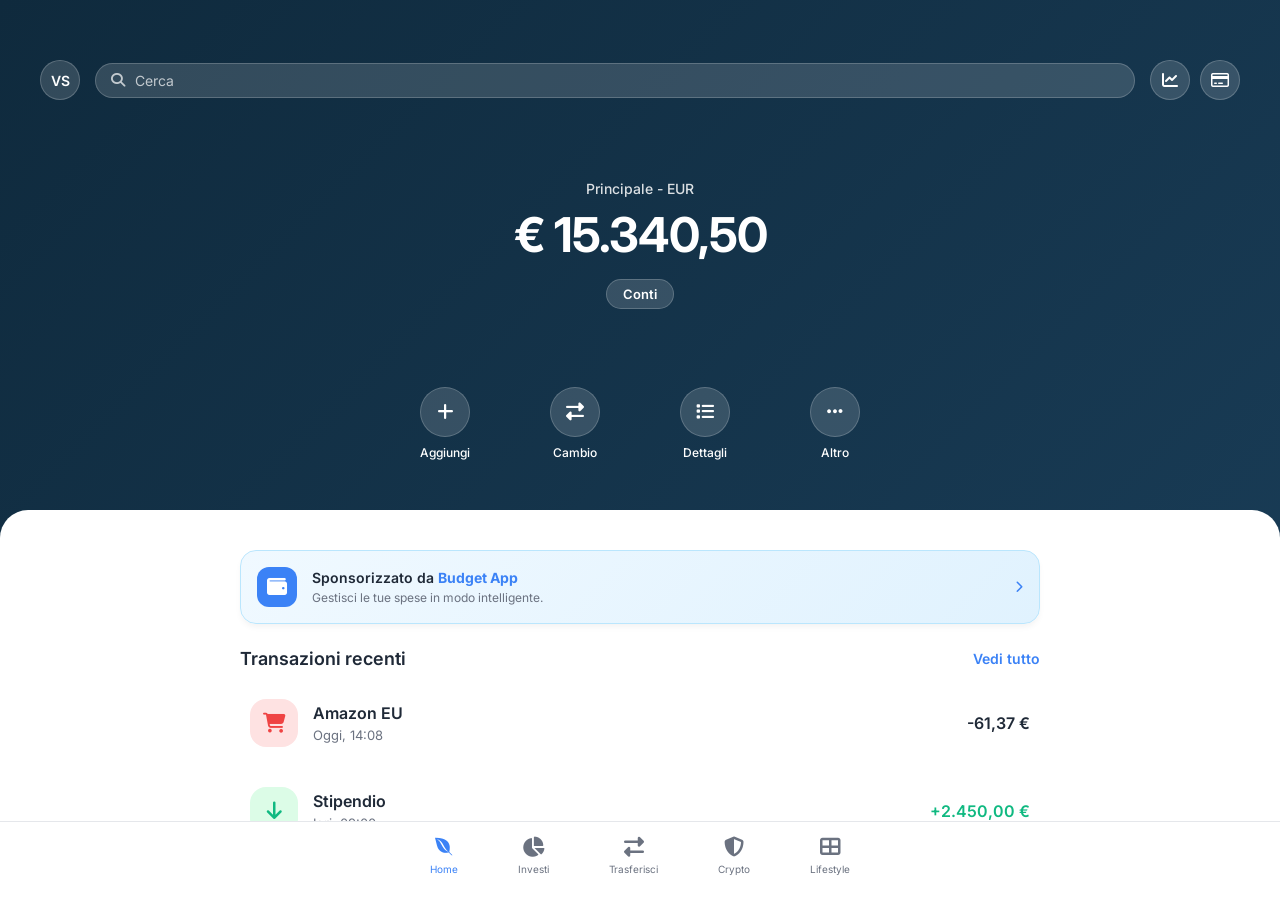
<file: index.html>
<!DOCTYPE html>
<html lang="it">

<head>
    <meta charset="UTF-8">
    <meta name="viewport" content="width=device-width, initial-scale=1.0">
    <title>Banca Hubitat</title>
    <link rel="stylesheet" href="index.css">
    <link href="https://fonts.googleapis.com/css2?family=Inter:wght@400;500;600;700&display=swap" rel="stylesheet">
    <link rel="stylesheet" href="https://cdnjs.cloudflare.com/ajax/libs/font-awesome/6.4.0/css/all.min.css">
    <link rel="manifest" href="manifest.json">
</head>

<body>
    <div class="app-container">
        <!-- Side Menu for Card -->
        <div class="side-menu" id="sideMenu">
            <div class="side-menu-header">
                <button class="close-btn" id="closeMenuBtn"><i class="fas fa-arrow-left"></i></button>
                <h2>La tua carta</h2>
            </div>
            <div class="card-container">
                <div class="credit-card">
                    <div class="card-bg"></div>
                    <div class="card-content">
                        <div class="card-logo">Banca Hubitat</div>
                        <div class="card-chip"><i class="fas fa-microchip"></i></div>
                        <div class="card-number">**** **** **** 1287</div>
                        <div class="card-footer">
                            <div class="card-holder">Vito</div>
                            <div class="card-circuit"><i class="fab fa-cc-mastercard"></i></div>
                        </div>
                    </div>
                </div>
            </div>
            <div class="card-actions">
                <div class="action-item" onclick="alert('Mostra dettagli carta')">
                    <div class="action-icon"><i class="fas fa-eye"></i></div>
                    <span>Mostra dettagli</span>
                </div>
                <div class="action-item" onclick="alert('Carta bloccata/sbloccata')">
                    <div class="action-icon"><i class="fas fa-snowflake"></i></div>
                    <span>Blocca</span>
                </div>
                <div class="action-item" onclick="alert('Impostazioni carta')">
                    <div class="action-icon"><i class="fas fa-cog"></i></div>
                    <span>Impostazioni</span>
                </div>
            </div>
            <div class="wallet-btn-container">
                <button class="add-wallet-btn" id="installBtn"><i class="fas fa-download"></i> Scarica App</button>
            </div>
            <div class="wallet-btn-container" style="margin-top: 10px;">
                <button class="add-wallet-btn" style="background: #111;"><i class="fab fa-apple"></i> Aggiungi a
                    Wallet</button>
            </div>
        </div>

        <!-- Main Content -->
        <div class="main-content" id="mainContent">
            <!-- Header -->
            <header class="app-header">
                <div class="account-toggle" id="accountToggle">
                    <div class="profile-icon">VS</div>
                    <div class="account-dropdown" id="accountDropdown">
                        <div class="dropdown-header">I tuoi account</div>
                        <div class="account-item active">
                            <div class="account-avatar">VS</div>
                            <div class="account-info">
                                <span class="account-name">Vito Sisto</span>
                                <span class="account-status">Principale</span>
                            </div>
                            <i class="fas fa-check"></i>
                        </div>
                        <div class="dropdown-divider"></div>
                        <div class="add-account-item" id="addAccountBtn">
                            <div class="add-icon"><i class="fas fa-plus"></i></div>
                            <span>Aggiungi account</span>
                        </div>
                    </div>
                </div>
                <div class="search-bar">
                    <i class="fas fa-search"></i>
                    <input type="text" placeholder="Cerca">
                </div>
                <div class="header-icons">
                    <button class="icon-btn"><i class="fas fa-chart-line"></i></button>
                    <button class="icon-btn" id="openMenuBtn"><i class="far fa-credit-card"></i></button>
                </div>
            </header>

            <!-- Balance Section -->
            <section class="balance-section">
                <p class="balance-label">Principale - EUR</p>
                <h1 class="balance-amount">€ 15.340,50</h1>
                <button class="accounts-btn">Conti</button>
            </section>

            <!-- Action Buttons -->
            <section class="quick-actions">
                <div class="action-btn-group">
                    <button class="circle-btn"><i class="fas fa-plus"></i></button>
                    <span>Aggiungi</span>
                </div>
                <div class="action-btn-group">
                    <button class="circle-btn"><i class="fas fa-exchange-alt"></i></button>
                    <span>Cambio</span>
                </div>
                <div class="action-btn-group">
                    <button class="circle-btn"><i class="fas fa-list"></i></button>
                    <span>Dettagli</span>
                </div>
                <div class="action-btn-group">
                    <button class="circle-btn"><i class="fas fa-ellipsis-h"></i></button>
                    <span>Altro</span>
                </div>
            </section>

            <!-- White Sheet Bottom -->
            <div class="bottom-sheet">
                <!-- Sponsor Banner -->
                <div class="sponsor-banner" id="sponsorBanner">
                    <div class="sponsor-icon" style="background: var(--primary-blue);"><i class="fas fa-wallet"></i></div>
                    <div class="sponsor-text">
                        <h4>Sponsorizzato da <span class="highlight">Budget App</span></h4>
                        <p>Gestisci le tue spese in modo intelligente.</p>
                    </div>
                    <i class="fas fa-chevron-right chevron"></i>
                </div>

                <!-- Transactions -->
                <div class="transactions-list">
                    <div class="transactions-header">
                        <h3>Transazioni recenti</h3>
                        <a href="#">Vedi tutto</a>
                    </div>

                    <div class="transaction-item">
                        <div class="tx-icon expense"><i class="fas fa-shopping-cart"></i></div>
                        <div class="tx-details">
                            <h4>Amazon EU</h4>
                            <p>Oggi, 14:08</p>
                        </div>
                        <div class="tx-amount negative">-61,37 €</div>
                    </div>

                    <div class="transaction-item">
                        <div class="tx-icon income"><i class="fas fa-arrow-down"></i></div>
                        <div class="tx-details">
                            <h4>Stipendio</h4>
                            <p>Ieri, 09:00</p>
                        </div>
                        <div class="tx-amount positive">+2.450,00 €</div>
                    </div>

                    <div class="transaction-item">
                        <div class="tx-icon expense"><i class="fas fa-shopping-bag"></i></div>
                        <div class="tx-details">
                            <h4>AliExpress</h4>
                            <p>24 Feb, 12:44</p>
                        </div>
                        <div class="tx-amount negative">-81,03 €</div>
                    </div>

                    <div class="transaction-item">
                        <div class="tx-icon expense"><i class="fas fa-utensils"></i></div>
                        <div class="tx-details">
                            <h4>Ristorante Natura</h4>
                            <p>19 Feb, 21:30</p>
                        </div>
                        <div class="tx-amount negative">-51,11 €</div>
                    </div>
                </div>
            </div>

            <!-- Bottom Navigation -->
            <nav class="bottom-nav">
                <div class="nav-item active">
                    <i class="fab fa-envira"></i>
                    <span>Home</span>
                </div>
                <div class="nav-item">
                    <i class="fas fa-chart-pie"></i>
                    <span>Investi</span>
                </div>
                <div class="nav-item">
                    <i class="fas fa-exchange-alt"></i>
                    <span>Trasferisci</span>
                </div>
                <div class="nav-item">
                    <i class="fas fa-shield-alt"></i>
                    <span>Crypto</span>
                </div>
                <div class="nav-item">
                    <i class="fas fa-th-large"></i>
                    <span>Lifestyle</span>
                </div>
            </nav>
        </div>
    </div>
    <script src="script.js"></script>
</body>

</html>
</file>
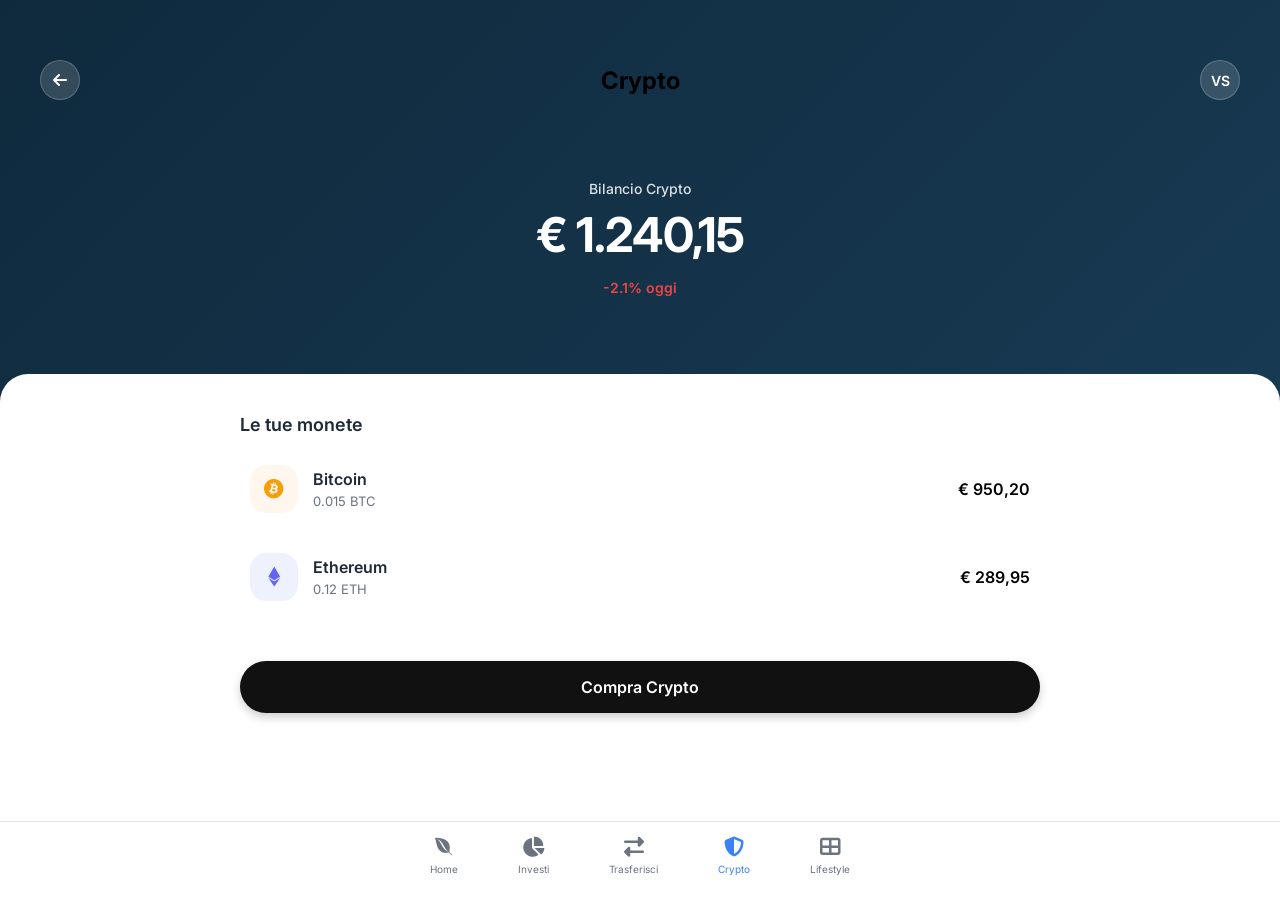
<file: crypto.html>
<!DOCTYPE html>
<html lang="it">
<head>
    <meta charset="UTF-8">
    <meta name="viewport" content="width=device-width, initial-scale=1.0">
    <title>Crypto - Banca Hubitat</title>
    <link rel="stylesheet" href="index.css">
    <link href="https://fonts.googleapis.com/css2?family=Inter:wght@400;500;600;700&display=swap" rel="stylesheet">
    <link rel="stylesheet" href="https://cdnjs.cloudflare.com/ajax/libs/font-awesome/6.4.0/css/all.min.css">
    <link rel="manifest" href="manifest.json">
</head>
<body>
    <div class="app-container">
        <div class="main-content">
            <header class="app-header">
                <button class="icon-btn" onclick="window.location.href='index.html'"><i class="fas fa-arrow-left"></i></button>
                <h2>Crypto</h2>
                <div class="profile-icon">VS</div>
            </header>

            <section class="balance-section">
                <p class="balance-label">Bilancio Crypto</p>
                <h1 class="balance-amount">€ 1.240,15</h1>
                <div style="color: #EF4444; font-size: 14px; font-weight: 600;">-2.1% oggi</div>
            </section>

            <div class="bottom-sheet">
                <div class="transactions-header">
                    <h3>Le tue monete</h3>
                </div>
                
                <div class="transaction-item">
                    <div class="tx-icon" style="background: #fff7ed; color: #f59e0b;"><i class="fab fa-bitcoin"></i></div>
                    <div class="tx-details">
                        <h4>Bitcoin</h4>
                        <p>0.015 BTC</p>
                    </div>
                    <div class="tx-amount">€ 950,20</div>
                </div>

                <div class="transaction-item">
                    <div class="tx-icon" style="background: #eef2ff; color: #6366f1;"><i class="fab fa-ethereum"></i></div>
                    <div class="tx-details">
                        <h4>Ethereum</h4>
                        <p>0.12 ETH</p>
                    </div>
                    <div class="tx-amount">€ 289,95</div>
                </div>

                <div style="margin-top: 30px; text-align: center;">
                    <button class="add-wallet-btn" style="background: #111;">Compra Crypto</button>
                </div>
            </div>

            <nav class="bottom-nav">
                <div class="nav-item" onclick="window.location.href='index.html'">
                    <i class="fab fa-envira"></i>
                    <span>Home</span>
                </div>
                <div class="nav-item" onclick="window.location.href='investi.html'">
                    <i class="fas fa-chart-pie"></i>
                    <span>Investi</span>
                </div>
                <div class="nav-item" onclick="window.location.href='trasferisci.html'">
                    <i class="fas fa-exchange-alt"></i>
                    <span>Trasferisci</span>
                </div>
                <div class="nav-item active">
                    <i class="fas fa-shield-alt"></i>
                    <span>Crypto</span>
                </div>
                <div class="nav-item" onclick="window.location.href='lifestyle.html'">
                    <i class="fas fa-th-large"></i>
                    <span>Lifestyle</span>
                </div>
            </nav>
        </div>
    </div>
</body>
</html>
</file>
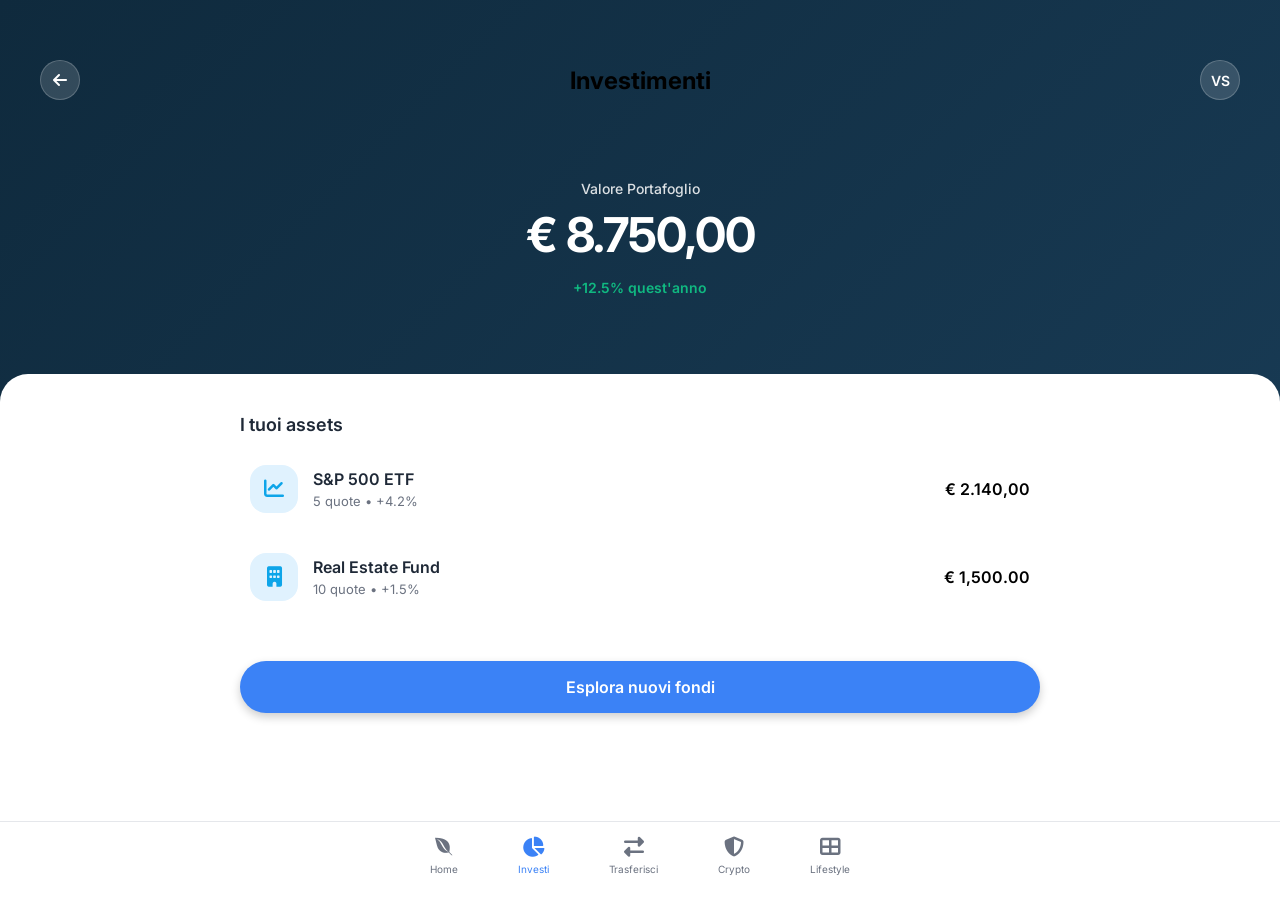
<file: investi.html>
<!DOCTYPE html>
<html lang="it">
<head>
    <meta charset="UTF-8">
    <meta name="viewport" content="width=device-width, initial-scale=1.0">
    <title>Investimenti - Banca Hubitat</title>
    <link rel="stylesheet" href="index.css">
    <link href="https://fonts.googleapis.com/css2?family=Inter:wght@400;500;600;700&display=swap" rel="stylesheet">
    <link rel="stylesheet" href="https://cdnjs.cloudflare.com/ajax/libs/font-awesome/6.4.0/css/all.min.css">
    <link rel="manifest" href="manifest.json">
</head>
<body>
    <div class="app-container">
        <div class="main-content">
            <header class="app-header">
                <button class="icon-btn" onclick="window.location.href='index.html'"><i class="fas fa-arrow-left"></i></button>
                <h2>Investimenti</h2>
                <div class="profile-icon">VS</div>
            </header>

            <section class="balance-section">
                <p class="balance-label">Valore Portafoglio</p>
                <h1 class="balance-amount">€ 8.750,00</h1>
                <div style="color: #10B981; font-size: 14px; font-weight: 600;">+12.5% quest'anno</div>
            </section>

            <div class="bottom-sheet">
                <div class="transactions-header">
                    <h3>I tuoi assets</h3>
                </div>
                
                <div class="transaction-item">
                    <div class="tx-icon income" style="background: #e0f2fe; color: #0EA5E9;"><i class="fas fa-chart-line"></i></div>
                    <div class="tx-details">
                        <h4>S&P 500 ETF</h4>
                        <p>5 quote • +4.2%</p>
                    </div>
                    <div class="tx-amount">€ 2.140,00</div>
                </div>

                <div class="transaction-item">
                    <div class="tx-icon income" style="background: #e0f2fe; color: #0EA5E9;"><i class="fas fa-building"></i></div>
                    <div class="tx-details">
                        <h4>Real Estate Fund</h4>
                        <p>10 quote • +1.5%</p>
                    </div>
                    <div class="tx-amount">€ 1,500.00</div>
                </div>

                <div style="margin-top: 30px; text-align: center;">
                    <button class="add-wallet-btn" style="background: var(--primary-blue);">Esplora nuovi fondi</button>
                </div>
            </div>

            <nav class="bottom-nav">
                <div class="nav-item" onclick="window.location.href='index.html'">
                    <i class="fab fa-envira"></i>
                    <span>Home</span>
                </div>
                <div class="nav-item active">
                    <i class="fas fa-chart-pie"></i>
                    <span>Investi</span>
                </div>
                <div class="nav-item" onclick="window.location.href='trasferisci.html'">
                    <i class="fas fa-exchange-alt"></i>
                    <span>Trasferisci</span>
                </div>
                <div class="nav-item" onclick="window.location.href='crypto.html'">
                    <i class="fas fa-shield-alt"></i>
                    <span>Crypto</span>
                </div>
                <div class="nav-item" onclick="window.location.href='lifestyle.html'">
                    <i class="fas fa-th-large"></i>
                    <span>Lifestyle</span>
                </div>
            </nav>
        </div>
    </div>
</body>
</html>
</file>
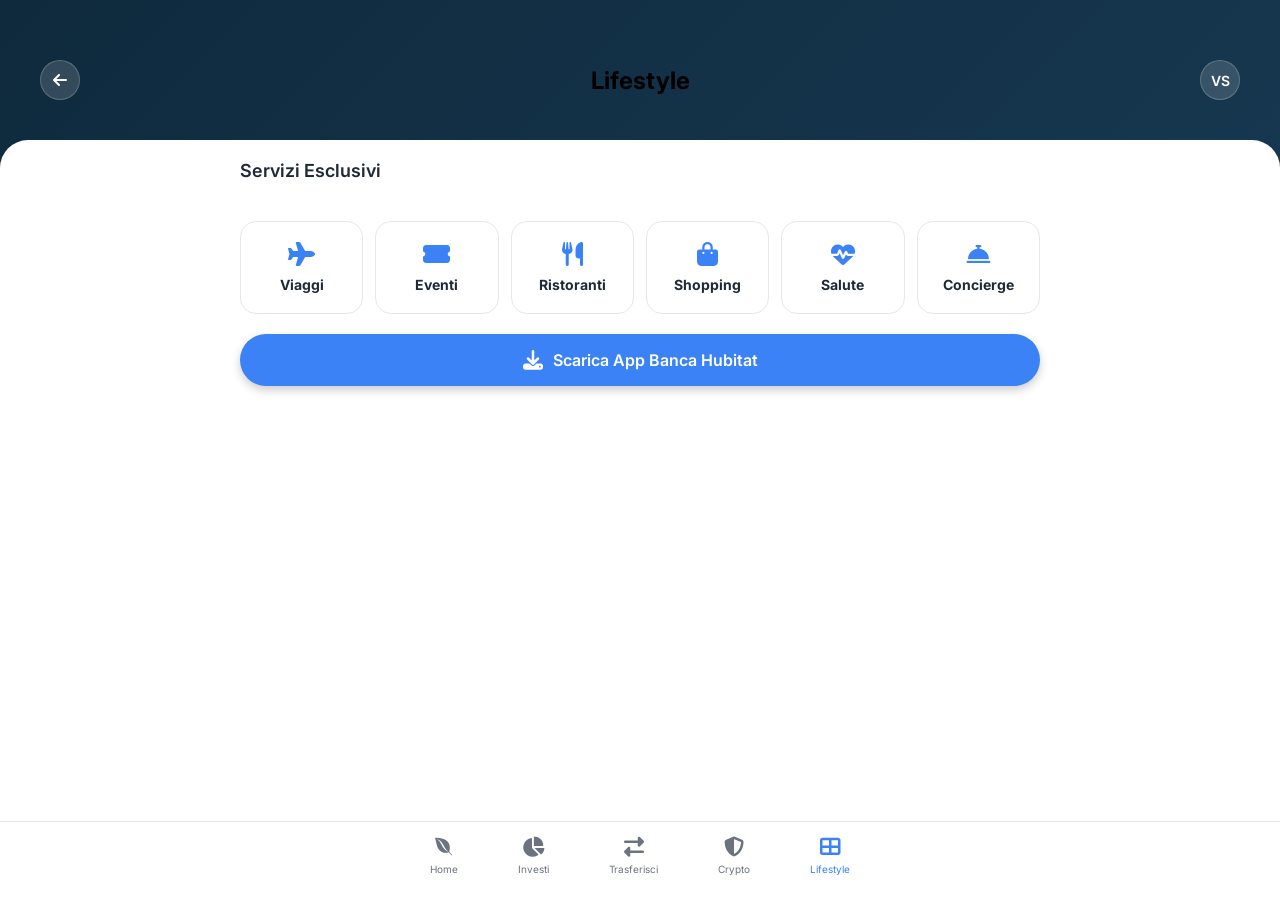
<file: lifestyle.html>
<!DOCTYPE html>
<html lang="it">
<head>
    <meta charset="UTF-8">
    <meta name="viewport" content="width=device-width, initial-scale=1.0">
    <title>Lifestyle - Banca Hubitat</title>
    <link rel="stylesheet" href="index.css">
    <link href="https://fonts.googleapis.com/css2?family=Inter:wght@400;500;600;700&display=swap" rel="stylesheet">
    <link rel="stylesheet" href="https://cdnjs.cloudflare.com/ajax/libs/font-awesome/6.4.0/css/all.min.css">
    <link rel="manifest" href="manifest.json">
    <style>
        .lifestyle-grid {
            display: grid;
            grid-template-columns: repeat(auto-fit, minmax(100px, 1fr));
            gap: 12px;
            margin-top: 20px;
        }
        .lifestyle-card {
            background: #fff;
            border-radius: 16px;
            padding: 20px;
            text-align: center;
            border: 1px solid #e5e7eb;
            transition: transform 0.2s;
        }
        .lifestyle-card:active {
            transform: scale(0.95);
        }
        .lifestyle-card i {
            font-size: 24px;
            color: var(--primary-blue);
            margin-bottom: 10px;
        }
        .lifestyle-card h4 {
            font-size: 14px;
            color: var(--text-dark);
        }
    </style>
</head>
<body>
    <div class="app-container">
        <div class="main-content">
            <header class="app-header">
                <button class="icon-btn" onclick="window.location.href='index.html'"><i class="fas fa-arrow-left"></i></button>
                <h2>Lifestyle</h2>
                <div class="profile-icon">VS</div>
            </header>

            <div class="bottom-sheet" style="padding-top: 20px;">
                <div class="transactions-header">
                    <h3>Servizi Esclusivi</h3>
                </div>
                
                <div class="lifestyle-grid">
                    <div class="lifestyle-card">
                        <i class="fas fa-plane"></i>
                        <h4>Viaggi</h4>
                    </div>
                    <div class="lifestyle-card">
                        <i class="fas fa-ticket-alt"></i>
                        <h4>Eventi</h4>
                    </div>
                    <div class="lifestyle-card">
                        <i class="fas fa-utensils"></i>
                        <h4>Ristoranti</h4>
                    </div>
                    <div class="lifestyle-card">
                        <i class="fas fa-shopping-bag"></i>
                        <h4>Shopping</h4>
                    </div>
                    <div class="lifestyle-card">
                        <i class="fas fa-heartbeat"></i>
                        <h4>Salute</h4>
                    </div>
                    <div class="lifestyle-card">
                        <i class="fas fa-concierge-bell"></i>
                        <h4>Concierge</h4>
                    </div>
                </div>
                <div style="margin-top: 20px;">
                    <button class="add-wallet-btn" id="installBtnLifestyle" style="background: var(--primary-blue);"><i class="fas fa-download"></i> Scarica App Banca Hubitat</button>
                </div>
            </div>

            <nav class="bottom-nav">
                <div class="nav-item" onclick="window.location.href='index.html'">
                    <i class="fab fa-envira"></i>
                    <span>Home</span>
                </div>
                <div class="nav-item" onclick="window.location.href='investi.html'">
                    <i class="fas fa-chart-pie"></i>
                    <span>Investi</span>
                </div>
                <div class="nav-item" onclick="window.location.href='trasferisci.html'">
                    <i class="fas fa-exchange-alt"></i>
                    <span>Trasferisci</span>
                </div>
                <div class="nav-item" onclick="window.location.href='crypto.html'">
                    <i class="fas fa-shield-alt"></i>
                    <span>Crypto</span>
                </div>
                <div class="nav-item active">
                    <i class="fas fa-th-large"></i>
                    <span>Lifestyle</span>
                </div>
            </nav>
        </div>
    </div>
</body>
</html>
</file>
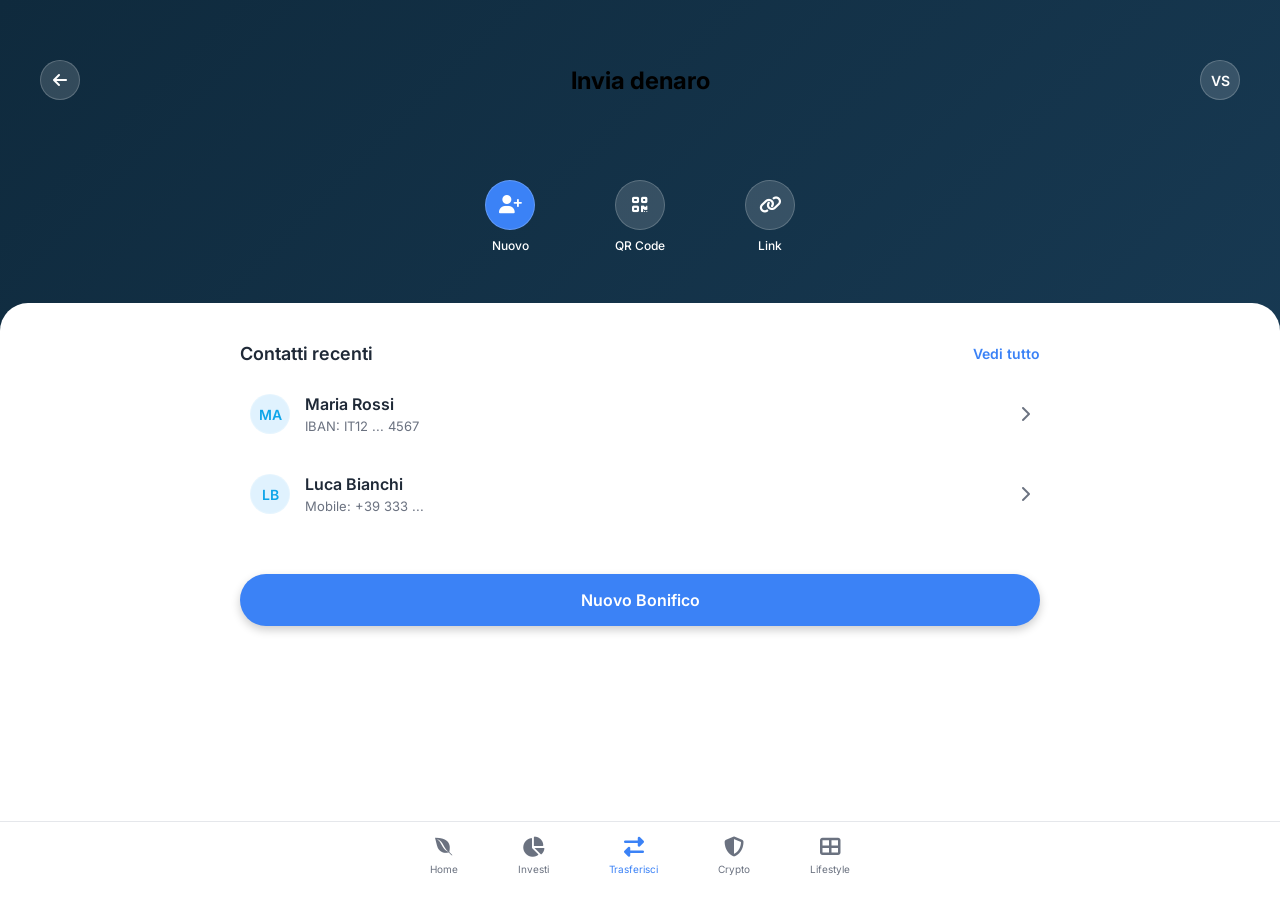
<file: trasferisci.html>
<!DOCTYPE html>
<html lang="it">
<head>
    <meta charset="UTF-8">
    <meta name="viewport" content="width=device-width, initial-scale=1.0">
    <title>Trasferisci - Banca Hubitat</title>
    <link rel="stylesheet" href="index.css">
    <link href="https://fonts.googleapis.com/css2?family=Inter:wght@400;500;600;700&display=swap" rel="stylesheet">
    <link rel="stylesheet" href="https://cdnjs.cloudflare.com/ajax/libs/font-awesome/6.4.0/css/all.min.css">
    <link rel="manifest" href="manifest.json">
</head>
<body>
    <div class="app-container">
        <div class="main-content">
            <header class="app-header">
                <button class="icon-btn" onclick="window.location.href='index.html'"><i class="fas fa-arrow-left"></i></button>
                <h2>Invia denaro</h2>
                <div class="profile-icon">VS</div>
            </header>

            <section class="quick-actions" style="padding-top: 40px;">
                <div class="action-btn-group">
                    <button class="circle-btn" style="background: var(--primary-blue);"><i class="fas fa-user-plus"></i></button>
                    <span>Nuovo</span>
                </div>
                <div class="action-btn-group">
                    <button class="circle-btn"><i class="fas fa-qrcode"></i></button>
                    <span>QR Code</span>
                </div>
                <div class="action-btn-group">
                    <button class="circle-btn"><i class="fas fa-link"></i></button>
                    <span>Link</span>
                </div>
            </section>

            <div class="bottom-sheet">
                <div class="transactions-header">
                    <h3>Contatti recenti</h3>
                    <a href="#">Vedi tutto</a>
                </div>
                
                <div class="transaction-item">
                    <div class="profile-icon" style="margin-right: 15px; background: #e0f2fe; color: #0EA5E9;">MA</div>
                    <div class="tx-details">
                        <h4>Maria Rossi</h4>
                        <p>IBAN: IT12 ... 4567</p>
                    </div>
                    <i class="fas fa-chevron-right" style="color: var(--text-gray);"></i>
                </div>

                <div class="transaction-item">
                    <div class="profile-icon" style="margin-right: 15px; background: #e0f2fe; color: #0EA5E9;">LB</div>
                    <div class="tx-details">
                        <h4>Luca Bianchi</h4>
                        <p>Mobile: +39 333 ...</p>
                    </div>
                    <i class="fas fa-chevron-right" style="color: var(--text-gray);"></i>
                </div>
                
                <div style="margin-top: 30px;">
                    <button class="add-wallet-btn" style="background: var(--primary-blue);">Nuovo Bonifico</button>
                </div>
            </div>

            <nav class="bottom-nav">
                <div class="nav-item" onclick="window.location.href='index.html'">
                    <i class="fab fa-envira"></i>
                    <span>Home</span>
                </div>
                <div class="nav-item" onclick="window.location.href='investi.html'">
                    <i class="fas fa-chart-pie"></i>
                    <span>Investi</span>
                </div>
                <div class="nav-item active">
                    <i class="fas fa-exchange-alt"></i>
                    <span>Trasferisci</span>
                </div>
                <div class="nav-item" onclick="window.location.href='crypto.html'">
                    <i class="fas fa-shield-alt"></i>
                    <span>Crypto</span>
                </div>
                <div class="nav-item" onclick="window.location.href='lifestyle.html'">
                    <i class="fas fa-th-large"></i>
                    <span>Lifestyle</span>
                </div>
            </nav>
        </div>
    </div>
</body>
</html>
</file>
<file: index.css>
:root {
    /* Blue Theme Colors (Buetto Celeste) */
    --bg-gradient-top: #0F2A3D;
    --bg-gradient-bottom: #1A3E59;
    --primary-blue: #3B82F6;
    --sky-blue: #0EA5E9;
    --neon-blue: #38BDF8;
    --pure-white: #ffffff;
    --text-light: rgba(255, 255, 255, 0.85);
    --text-dark: #1F2937;
    --text-gray: #6B7280;
    --card-bg: #ffffff;
    --sheet-bg: #F3F4F6;
    --glass-bg: rgba(255, 255, 255, 0.15);
    --glass-border: rgba(255, 255, 255, 0.2);

    --expense-color: #EF4444;
    --income-color: #10B981;
    --primary-green: var(--primary-blue);
    /* Fallback/Compatibility */
}

* {
    margin: 0;
    padding: 0;
    box-sizing: border-box;
    font-family: 'Inter', sans-serif;
    -webkit-tap-highlight-color: transparent;
}

body {
    background-color: #000;
    display: flex;
    justify-content: center;
    align-items: center;
    min-height: 100vh;
}

.app-container {
    width: 100vw;
    height: 100dvh;
    background: linear-gradient(135deg, var(--bg-gradient-top) 0%, var(--bg-gradient-bottom) 100%);
    position: relative;
    overflow: hidden;
    /* Remove shadow/border-radius on larger screens, let it act as full document */
}

/* We handle max-width inside the flexbox/grid components to avoid breaking absolute layouts */



/* =========================================
   MAIN CONTENT
   ========================================= */
.main-content {
    width: 100%;
    height: 100%;
    display: flex;
    flex-direction: column;
    position: absolute;
    top: 0;
    left: 0;
    transition: transform 0.4s cubic-bezier(0.25, 1, 0.5, 1);
    z-index: 10;
}

/* Header */
.app-header {
    display: flex;
    align-items: center;
    justify-content: space-between;
    padding: clamp(20px, 4vw, 40px); /* Flexible padding */
    padding-top: clamp(40px, 5vw, 60px); /* Safe area + flexible */
    width: 100%;
    margin: 0 auto;
}

.account-toggle {
    position: relative;
    cursor: pointer;
    z-index: 100;
}

.profile-icon {
    width: 40px;
    height: 40px;
    background: var(--glass-bg);
    border-radius: 50%;
    display: flex;
    justify-content: center;
    align-items: center;
    color: var(--pure-white);
    font-weight: 600;
    font-size: 14px;
    border: 1px solid var(--glass-border);
    transition: all 0.2s ease;
}

.account-toggle:hover .profile-icon {
    background: rgba(255, 255, 255, 0.25);
    border-color: rgba(255, 255, 255, 0.4);
}

/* Account Dropdown */
.account-dropdown {
    position: absolute;
    top: 50px;
    left: 0;
    width: 260px;
    background: rgba(15, 61, 32, 0.95);
    backdrop-filter: blur(20px);
    -webkit-backdrop-filter: blur(20px);
    border: 1px solid var(--glass-border);
    border-radius: 20px;
    padding: 15px;
    box-shadow: 0 10px 30px rgba(0, 0, 0, 0.5);
    display: none;
    flex-direction: column;
    z-index: 101;
    animation: slideDown 0.3s cubic-bezier(0.16, 1, 0.3, 1);
}

.account-dropdown.show {
    display: flex;
}

@keyframes slideDown {
    from {
        opacity: 0;
        transform: translateY(-10px);
    }

    to {
        opacity: 1;
        transform: translateY(0);
    }
}

.dropdown-header {
    font-size: 12px;
    text-transform: uppercase;
    color: var(--text-light);
    font-weight: 600;
    letter-spacing: 0.5px;
    margin-bottom: 12px;
    padding-left: 5px;
}

.account-item {
    display: flex;
    align-items: center;
    padding: 10px;
    border-radius: 12px;
    gap: 12px;
    margin-bottom: 5px;
    transition: background 0.2s;
}

.account-item:hover {
    background: rgba(255, 255, 255, 0.1);
}

.account-item.active {
    background: rgba(46, 139, 87, 0.3);
    border: 1px solid rgba(46, 139, 87, 0.4);
}

.account-avatar {
    width: 32px;
    height: 32px;
    background: var(--primary-green);
    border-radius: 50%;
    display: flex;
    justify-content: center;
    align-items: center;
    color: white;
    font-size: 12px;
    font-weight: 600;
}

.account-info {
    flex: 1;
    display: flex;
    flex-direction: column;
}

.account-name {
    color: white;
    font-size: 14px;
    font-weight: 600;
}

.account-status {
    color: var(--text-light);
    font-size: 11px;
}

.account-item i {
    color: var(--neon-green);
    font-size: 14px;
}

.dropdown-divider {
    height: 1px;
    background: var(--glass-border);
    margin: 10px 0;
}

.add-account-item {
    display: flex;
    align-items: center;
    padding: 10px;
    border-radius: 12px;
    gap: 12px;
    color: white;
    font-size: 14px;
    font-weight: 500;
    cursor: pointer;
    transition: background 0.2s;
}

.add-account-item:hover {
    background: rgba(255, 255, 255, 0.1);
}

.add-icon {
    width: 32px;
    height: 32px;
    background: rgba(255, 255, 255, 0.1);
    border-radius: 50%;
    display: flex;
    justify-content: center;
    align-items: center;
    font-size: 14px;
}

.search-bar {
    flex: 1;
    margin: 0 15px;
    background: var(--glass-bg);
    border: 1px solid var(--glass-border);
    border-radius: 20px;
    display: flex;
    align-items: center;
    padding: 8px 15px;
    color: var(--pure-white);
}

.search-bar i {
    font-size: 14px;
    margin-right: 10px;
    color: rgba(255, 255, 255, 0.7);
}

.search-bar input {
    background: transparent;
    border: none;
    color: var(--pure-white);
    font-size: 14px;
    outline: none;
    width: 100%;
}

.search-bar input::placeholder {
    color: rgba(255, 255, 255, 0.7);
}

.header-icons {
    display: flex;
    gap: 10px;
}

.icon-btn {
    width: 40px;
    height: 40px;
    background: var(--glass-bg);
    border: 1px solid var(--glass-border);
    border-radius: 50%;
    color: var(--pure-white);
    display: flex;
    justify-content: center;
    align-items: center;
    cursor: pointer;
    font-size: 16px;
    transition: background 0.2s;
}

.icon-btn:hover {
    background: rgba(255, 255, 255, 0.25);
}

/* Balance Section */
.balance-section {
    padding: clamp(20px, 4vw, 40px);
    text-align: center;
    margin-bottom: clamp(20px, 3vw, 40px);
    display: flex;
    flex-direction: column;
    align-items: center;
}

.balance-label {
    color: var(--text-light);
    font-size: 14px;
    margin-bottom: 8px;
    font-weight: 500;
}

.balance-amount {
    color: var(--pure-white);
    font-size: clamp(32px, 10vw, 48px); /* Responsive font size */
    font-weight: 700;
    margin-bottom: 15px;
    letter-spacing: -1px;
}

.accounts-btn {
    background: var(--glass-bg);
    color: var(--pure-white);
    border: 1px solid var(--glass-border);
    padding: 6px 16px;
    border-radius: 20px;
    font-size: 13px;
    font-weight: 600;
    cursor: pointer;
}

/* Action Buttons */
.quick-actions {
    display: flex;
    justify-content: center;
    gap: clamp(25px, 8vw, 80px); /* Space out more on large screens */
    padding: 0 20px clamp(25px, 4vw, 50px) 20px;
    width: 100%;
    max-width: 800px;
    margin: 0 auto;
    flex-wrap: wrap; /* Allow wrapping on very small screens if necessary */
}

.action-btn-group {
    display: flex;
    flex-direction: column;
    align-items: center;
    gap: 8px;
}

.circle-btn {
    width: 50px;
    height: 50px;
    border-radius: 50%;
    background: var(--glass-bg);
    border: 1px solid var(--glass-border);
    color: var(--pure-white);
    font-size: 18px;
    display: flex;
    justify-content: center;
    align-items: center;
    cursor: pointer;
    transition: all 0.2s ease;
}

.circle-btn:active {
    transform: scale(0.95);
    background: rgba(255, 255, 255, 0.3);
}

.action-btn-group span {
    color: var(--pure-white);
    font-size: 12px;
    font-weight: 500;
}

/* Bottom Sheet */
.bottom-sheet {
    flex: 1;
    background: var(--card-bg);
    border-radius: 28px 28px 0 0;
    padding: clamp(16px, 5vw, 40px);
    padding-bottom: 100px;
    overflow-y: auto;
    width: 100%; /* Ensure it spans full width */
    
    /* Center the internal content for very large screens */
    display: flex;
    flex-direction: column;
    align-items: center; 
}

.bottom-sheet > * {
    width: 100%;
    max-width: 800px; /* Limit paragraph/list reading width */
}

.sponsor-banner {
    background: linear-gradient(135deg, #f0f9ff 0%, #e0f2fe 100%);
    border: 1px solid #bae6fd;
    border-radius: 16px;
    padding: 16px;
    display: flex;
    align-items: center;
    margin-bottom: 24px;
    cursor: pointer;
    box-shadow: 0 4px 6px -1px rgba(0, 0, 0, 0.05);
    transition: transform 0.2s ease;
}

.sponsor-banner:active {
    transform: scale(0.98);
}

.sponsor-icon {
    width: 40px;
    height: 40px;
    background: var(--primary-blue);
    border-radius: 12px;
    display: flex;
    justify-content: center;
    align-items: center;
    color: var(--pure-white);
    font-size: 20px;
    margin-right: 15px;
}

.sponsor-text {
    flex: 1;
}

.sponsor-text h4 {
    color: var(--text-dark);
    font-size: 14px;
    font-weight: 600;
    margin-bottom: 4px;
}

.sponsor-text .highlight {
    color: var(--primary-blue);
    font-weight: 700;
}

.sponsor-text p {
    color: var(--text-gray);
    font-size: 12px;
}

.sponsor-banner .chevron {
    color: var(--primary-blue);
    font-size: 12px;
}

/* Transactions */
.transactions-header {
    display: flex;
    justify-content: space-between;
    align-items: center;
    margin-bottom: 20px;
    width: 100%;
}

.transactions-header h3 {
    color: var(--text-dark);
    font-size: 18px;
    font-weight: 600;
}

.transactions-header a {
    color: var(--primary-blue);
    font-size: 14px;
    text-decoration: none;
    font-weight: 600;
}

.transaction-item {
    display: flex;
    align-items: center;
    margin-bottom: 20px;
    width: 100%;
    padding: 10px; /* Add padding for larger screens */
    border-radius: 12px;
    transition: background 0.2s;
}

.transaction-item:hover {
    background: var(--sheet-bg); /* Add hover state, useful for mouse cursors */
}

.tx-icon {
    width: 48px;
    height: 48px;
    border-radius: 16px;
    display: flex;
    justify-content: center;
    align-items: center;
    font-size: 20px;
    margin-right: 15px;
}

.tx-icon.expense {
    background: #fee2e2;
    color: var(--expense-color);
}

.tx-icon.income {
    background: #dcfce7;
    color: var(--income-color);
}

.tx-details {
    flex: 1;
}

.tx-details h4 {
    color: var(--text-dark);
    font-size: 16px;
    font-weight: 600;
    margin-bottom: 4px;
}

.tx-details p {
    color: var(--text-gray);
    font-size: 13px;
}

.tx-amount {
    font-weight: 600;
    font-size: 16px;
}

.tx-amount.negative {
    color: var(--text-dark);
}

.tx-amount.positive {
    color: var(--income-color);
}

/* Bottom Nav */
.bottom-nav {
    position: absolute;
    bottom: 0;
    left: 0;
    width: 100%;
    background: var(--pure-white);
    display: flex;
    justify-content: center; /* Center on big screens */
    gap: clamp(10px, 5vw, 60px); /* Use gap instead of space-around for better large screen control */
    padding: 15px 10px 25px 10px;
    border-top: 1px solid #e5e7eb;
    z-index: 20;
}

.nav-item {
    display: flex;
    flex-direction: column;
    align-items: center;
    color: var(--text-gray);
    cursor: pointer;
    font-size: 10px;
    gap: 6px;
}

.nav-item i {
    font-size: 20px;
}

.nav-item.active {
    color: var(--primary-blue);
}

/* =========================================
   SIDE MENU (CARD VIEW)
   ========================================= */
.side-menu {
    position: absolute;
    top: 0;
    left: 0;
    width: 100%;
    max-width: 450px; /* Keep side menu to a panel size on desktops */
    height: 100%;
    background: #0a1b26;
    z-index: 5;
    transform: translateX(-100%); /* Slide fully out of view instead of just 30% */
    opacity: 0;
    transition: all 0.4s cubic-bezier(0.25, 1, 0.5, 1);
    display: flex;
    flex-direction: column;
    pointer-events: none;
}

.app-container.menu-open .side-menu {
    transform: translateX(0);
    opacity: 1;
    pointer-events: auto;
    z-index: 30;
    /* Bring above main content when open */
}

/* When menu is open, move main content right slightly and scale down */
.app-container.menu-open .main-content {
    transform: translateX(100%);
    opacity: 0.5;
}

.side-menu-header {
    display: flex;
    align-items: center;
    padding: 20px;
    padding-top: 40px;
    color: var(--pure-white);
}

.close-btn {
    background: transparent;
    border: none;
    color: var(--pure-white);
    font-size: 20px;
    cursor: pointer;
    margin-right: 20px;
    width: 40px;
    height: 40px;
    display: flex;
    align-items: center;
}

.side-menu-header h2 {
    font-size: 20px;
    font-weight: 600;
}

.card-container {
    padding: 20px;
    display: flex;
    justify-content: center;
}

.credit-card {
    width: 100%;
    max-width: 320px;
    height: 200px;
    border-radius: 16px;
    position: relative;
    overflow: hidden;
    box-shadow: 0 10px 25px rgba(0, 0, 0, 0.3);
}

.card-bg {
    position: absolute;
    top: 0;
    left: 0;
    right: 0;
    bottom: 0;
    background: linear-gradient(135deg, #3b82f6 0%, #8b5cf6 100%);
    z-index: 1;
}

.card-content {
    position: absolute;
    top: 0;
    left: 0;
    right: 0;
    bottom: 0;
    z-index: 2;
    padding: 20px;
    display: flex;
    flex-direction: column;
    color: white;
}

.card-logo {
    font-size: 16px;
    font-weight: 700;
    letter-spacing: 1px;
}

.card-chip {
    margin-top: auto;
    font-size: 32px;
    color: #fbbf24;
    margin-bottom: 15px;
}

.card-number {
    font-size: 20px;
    letter-spacing: 2px;
    font-family: monospace;
    margin-bottom: 20px;
    text-shadow: 0 2px 4px rgba(0, 0, 0, 0.3);
}

.card-footer {
    display: flex;
    justify-content: space-between;
    align-items: center;
}

.card-holder {
    font-size: 14px;
    text-transform: uppercase;
    letter-spacing: 1px;
}

.card-circuit {
    font-size: 30px;
}

.card-actions {
    background: rgba(255, 255, 255, 0.05);
    margin: 20px;
    border-radius: 20px;
    padding: 10px;
    display: flex;
    justify-content: space-around;
}

.action-item {
    display: flex;
    flex-direction: column;
    align-items: center;
    color: var(--pure-white);
    gap: 8px;
    cursor: pointer;
    padding: 10px;
    border-radius: 12px;
    transition: background 0.2s;
}

.action-item:active {
    background: rgba(255, 255, 255, 0.1);
}

.action-icon {
    width: 48px;
    height: 48px;
    border-radius: 50%;
    background: rgba(255, 255, 255, 0.1);
    display: flex;
    justify-content: center;
    align-items: center;
    font-size: 18px;
}

.action-item span {
    font-size: 12px;
    font-weight: 500;
}

.wallet-btn-container {
    padding: 0 20px;
    margin-top: 20px;
}

.add-wallet-btn {
    width: 100%;
    background: #111;
    color: white;
    border: none;
    padding: 16px;
    border-radius: 30px;
    font-size: 16px;
    font-weight: 600;
    display: flex;
    justify-content: center;
    align-items: center;
    gap: 10px;
    cursor: pointer;
    box-shadow: 0 4px 10px rgba(0, 0, 0, 0.2);
}

.add-wallet-btn i {
    font-size: 20px;
}
</file>
